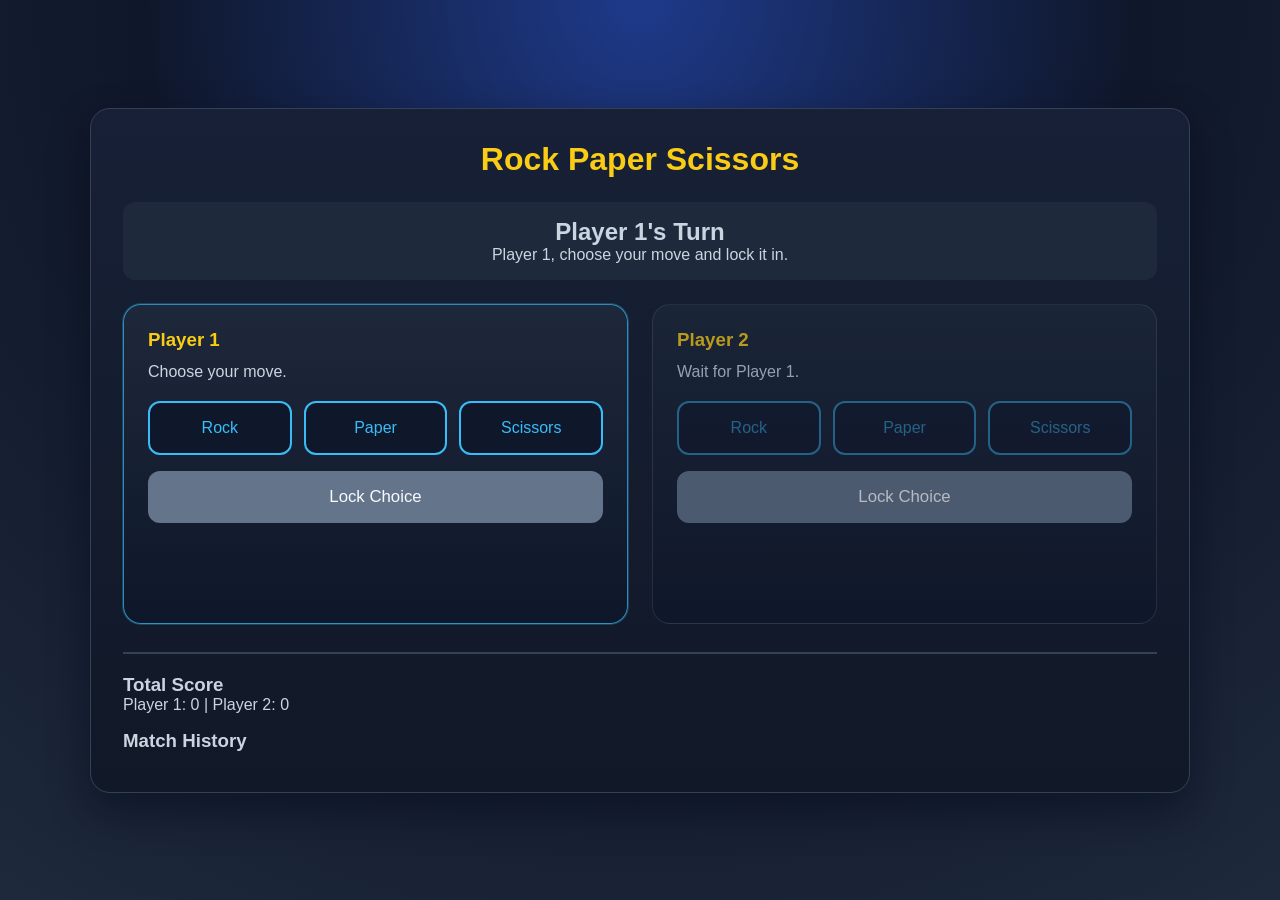
<file: project_2/Project/index.html>
<!DOCTYPE html>
<html lang="en">
<head>
    <meta charset="UTF-8">
    <meta name="viewport" content="width=device-width, initial-scale=1.0">
    <title>Rock Paper Scissors</title>
    <link rel="stylesheet" href="style.css">
</head>
<body>
    <main id="game-shell">
        <div id="game-wrap">
            <h1>Rock Paper Scissors</h1>

            <div id="status-container">
                <h2 id="current-turn">Player 1's Turn</h2>
                <p id="game-message">Player 1, choose your move and lock it in.</p>
            </div>

            <div id="arena">
                <section class="player-panel player-panel-active" id="player-1-panel">
                    <div class="panel-overlay">
                        <p id="player-1-overlay-text">Waiting for Player 2 to pick</p>
                    </div>

                    <h3>Player 1</h3>
                    <p class="panel-status" id="player-1-status">Choose your move.</p>

                    <div class="choice-buttons" data-player="1">
                        <button type="button" class="btn-choice" data-player="1" data-choice="rock">Rock</button>
                        <button type="button" class="btn-choice" data-player="1" data-choice="paper">Paper</button>
                        <button type="button" class="btn-choice" data-player="1" data-choice="scissors">Scissors</button>
                    </div>

                    <button type="button" class="confirm-btn" id="player-1-confirm" disabled>Lock Choice</button>
                </section>

                <section class="player-panel player-panel-inactive" id="player-2-panel">
                    <div class="panel-overlay">
                        <p id="player-2-overlay-text">Waiting for Player 1 to finish</p>
                    </div>

                    <h3>Player 2</h3>
                    <p class="panel-status" id="player-2-status">Wait for Player 1.</p>

                    <div class="choice-buttons" data-player="2">
                        <button type="button" class="btn-choice" data-player="2" data-choice="rock">Rock</button>
                        <button type="button" class="btn-choice" data-player="2" data-choice="paper">Paper</button>
                        <button type="button" class="btn-choice" data-player="2" data-choice="scissors">Scissors</button>
                    </div>

                    <button type="button" class="confirm-btn" id="player-2-confirm" disabled>Lock Choice</button>
                </section>
            </div>

            <div id="countdown-area" style="display: none;">
                <h2 id="timer">3</h2>
            </div>

            <div id="results-area" style="display: none;">
                <p id="winner-text"></p>
                <p id="choices-reveal"></p>
                <button type="button" id="next-round-btn">Play Next Round</button>
            </div>

            <div id="score-section">
                <div id="total-score">
                    <h3>Total Score</h3>
                    <p>Player 1: <span id="p1-score">0</span> | Player 2: <span id="p2-score">0</span></p>
                </div>

                <div id="history-container">
                    <h3>Match History</h3>
                    <ul id="history-list"></ul>
                </div>
            </div>
        </div>
    </main>

    <script src="script.js"></script>
</body>
</html>
</file>
<file: project_2/Project/style.css>
:root {
    --bg-top: #0f172a;
    --bg-bottom: #1e293b;
    --panel-bg: #111827;
    --panel-border: #334155;
    --text-main: #f8fafc;
    --text-soft: #cbd5e1;
    --accent-blue: #38bdf8;
    --accent-blue-dark: #0ea5e9;
    --accent-green: #22c55e;
    --accent-green-dark: #16a34a;
    --accent-orange: #f59e0b;
    --accent-gold: #facc15;
    --surface-soft: #1e293b;
}

* {
    box-sizing: border-box;
    margin: 0;
    padding: 0;
    font-family: "Segoe UI", Tahoma, Geneva, Verdana, sans-serif;
}

body {
    background: radial-gradient(circle at top, #1e3a8a 0%, var(--bg-top) 45%, var(--bg-bottom) 100%);
    min-height: 100vh;
    color: var(--text-main);
}

#game-shell {
    width: 100%;
    min-height: 100vh;
    display: flex;
    justify-content: center;
    align-items: center;
    padding: 2rem;
}

#game-wrap {
    background: linear-gradient(180deg, #172036 0%, var(--panel-bg) 100%);
    border-radius: 20px;
    border: 1px solid var(--panel-border);
    box-shadow: 0 18px 40px rgba(2, 6, 23, 0.45);
    width: min(1100px, 100%);
    padding: 2rem;
}

h1 {
    margin-bottom: 1.5rem;
    color: var(--accent-gold);
    text-align: center;
}

#status-container {
    margin-bottom: 1.5rem;
    padding: 1rem 1.25rem;
    background: var(--surface-soft);
    border-radius: 12px;
    color: var(--text-soft);
    text-align: center;
}

#arena {
    display: grid;
    grid-template-columns: 1fr 1fr;
    gap: 1.5rem;
    margin-bottom: 1.5rem;
}

.player-panel {
    position: relative;
    overflow: hidden;
    min-height: 320px;
    padding: 1.5rem;
    border-radius: 18px;
    border: 1px solid rgba(148, 163, 184, 0.22);
    background: linear-gradient(180deg, rgba(30, 41, 59, 0.95) 0%, rgba(15, 23, 42, 0.96) 100%);
    transition: transform 0.25s ease, border-color 0.25s ease, filter 0.25s ease, opacity 0.25s ease;
}

.player-panel h3 {
    color: var(--accent-gold);
    margin-bottom: 0.75rem;
}

.panel-status {
    color: var(--text-soft);
    margin-bottom: 1.25rem;
}

.player-panel-active {
    border-color: rgba(56, 189, 248, 0.7);
    box-shadow: 0 0 0 1px rgba(56, 189, 248, 0.25);
}

.player-panel-inactive {
    opacity: 0.72;
}

.player-panel-locked .panel-overlay {
    opacity: 1;
    pointer-events: auto;
}

.player-panel-locked .choice-buttons,
.player-panel-locked .confirm-btn,
.player-panel-locked .panel-status,
.player-panel-locked h3 {
    filter: blur(4px);
}

.panel-overlay {
    position: absolute;
    inset: 0;
    display: flex;
    align-items: center;
    justify-content: center;
    text-align: center;
    padding: 1.5rem;
    background: rgba(15, 23, 42, 0.5);
    backdrop-filter: blur(2px);
    opacity: 0;
    pointer-events: none;
    z-index: 2;
    transition: opacity 0.25s ease;
}

.panel-overlay p {
    max-width: 220px;
    color: var(--text-main);
    font-size: 1.1rem;
    font-weight: 700;
}

.choice-buttons {
    display: flex;
    gap: 0.75rem;
    margin-bottom: 1rem;
}

.btn-choice {
    padding: 1rem;
    font-size: 1rem;
    border: 2px solid var(--accent-blue);
    background: #0f172a;
    color: var(--accent-blue);
    border-radius: 12px;
    cursor: pointer;
    transition: all 0.2s ease;
    flex: 1;
}

.btn-choice:hover:not(:disabled) {
    background: #082f49;
    color: #e0f2fe;
}

.btn-choice.selected {
    background: linear-gradient(135deg, var(--accent-blue), var(--accent-blue-dark));
    color: #f8fafc;
    transform: translateY(-3px);
    box-shadow: 0 10px 18px rgba(14, 165, 233, 0.35);
}

.btn-choice:disabled {
    opacity: 0.6;
    cursor: not-allowed;
}

.confirm-btn,
#next-round-btn {
    width: 100%;
    padding: 1rem;
    font-size: 1.05rem;
    border: none;
    border-radius: 12px;
    cursor: pointer;
    background: linear-gradient(135deg, var(--accent-green), var(--accent-green-dark));
    color: #f8fafc;
    transition: background 0.2s ease, transform 0.2s ease;
}

.confirm-btn:disabled {
    background: #64748b;
    cursor: not-allowed;
}

.confirm-btn:not(:disabled):hover,
#next-round-btn:hover {
    background: linear-gradient(135deg, #4ade80, var(--accent-green));
    transform: translateY(-2px);
}

#countdown-area {
    text-align: center;
}

#countdown-area h2 {
    font-size: 4rem;
    color: var(--accent-orange);
    margin: 1rem 0 1.5rem;
}

#results-area {
    margin-top: 1rem;
    padding: 1.5rem;
    border-top: 2px solid var(--panel-border);
    text-align: center;
}

#winner-text {
    font-size: 1.5rem;
    font-weight: 700;
    margin-bottom: 0.5rem;
    color: var(--accent-gold);
}

#choices-reveal {
    color: var(--text-soft);
    margin-bottom: 1rem;
}

#score-section {
    margin-top: 1.75rem;
    text-align: left;
    border-top: 2px solid var(--panel-border);
    padding-top: 1.25rem;
    color: var(--text-soft);
}

#total-score {
    margin-bottom: 1rem;
}

#history-list {
    list-style: none;
    margin-top: 0.5rem;
    max-height: 150px;
    overflow-y: auto;
    font-size: 0.9rem;
}

#history-list li {
    padding: 0.55rem 0;
    border-bottom: 1px solid rgba(148, 163, 184, 0.2);
}

@media (max-width: 820px) {
    #arena {
        grid-template-columns: 1fr;
    }

    .player-panel {
        min-height: auto;
    }
}
</file>
